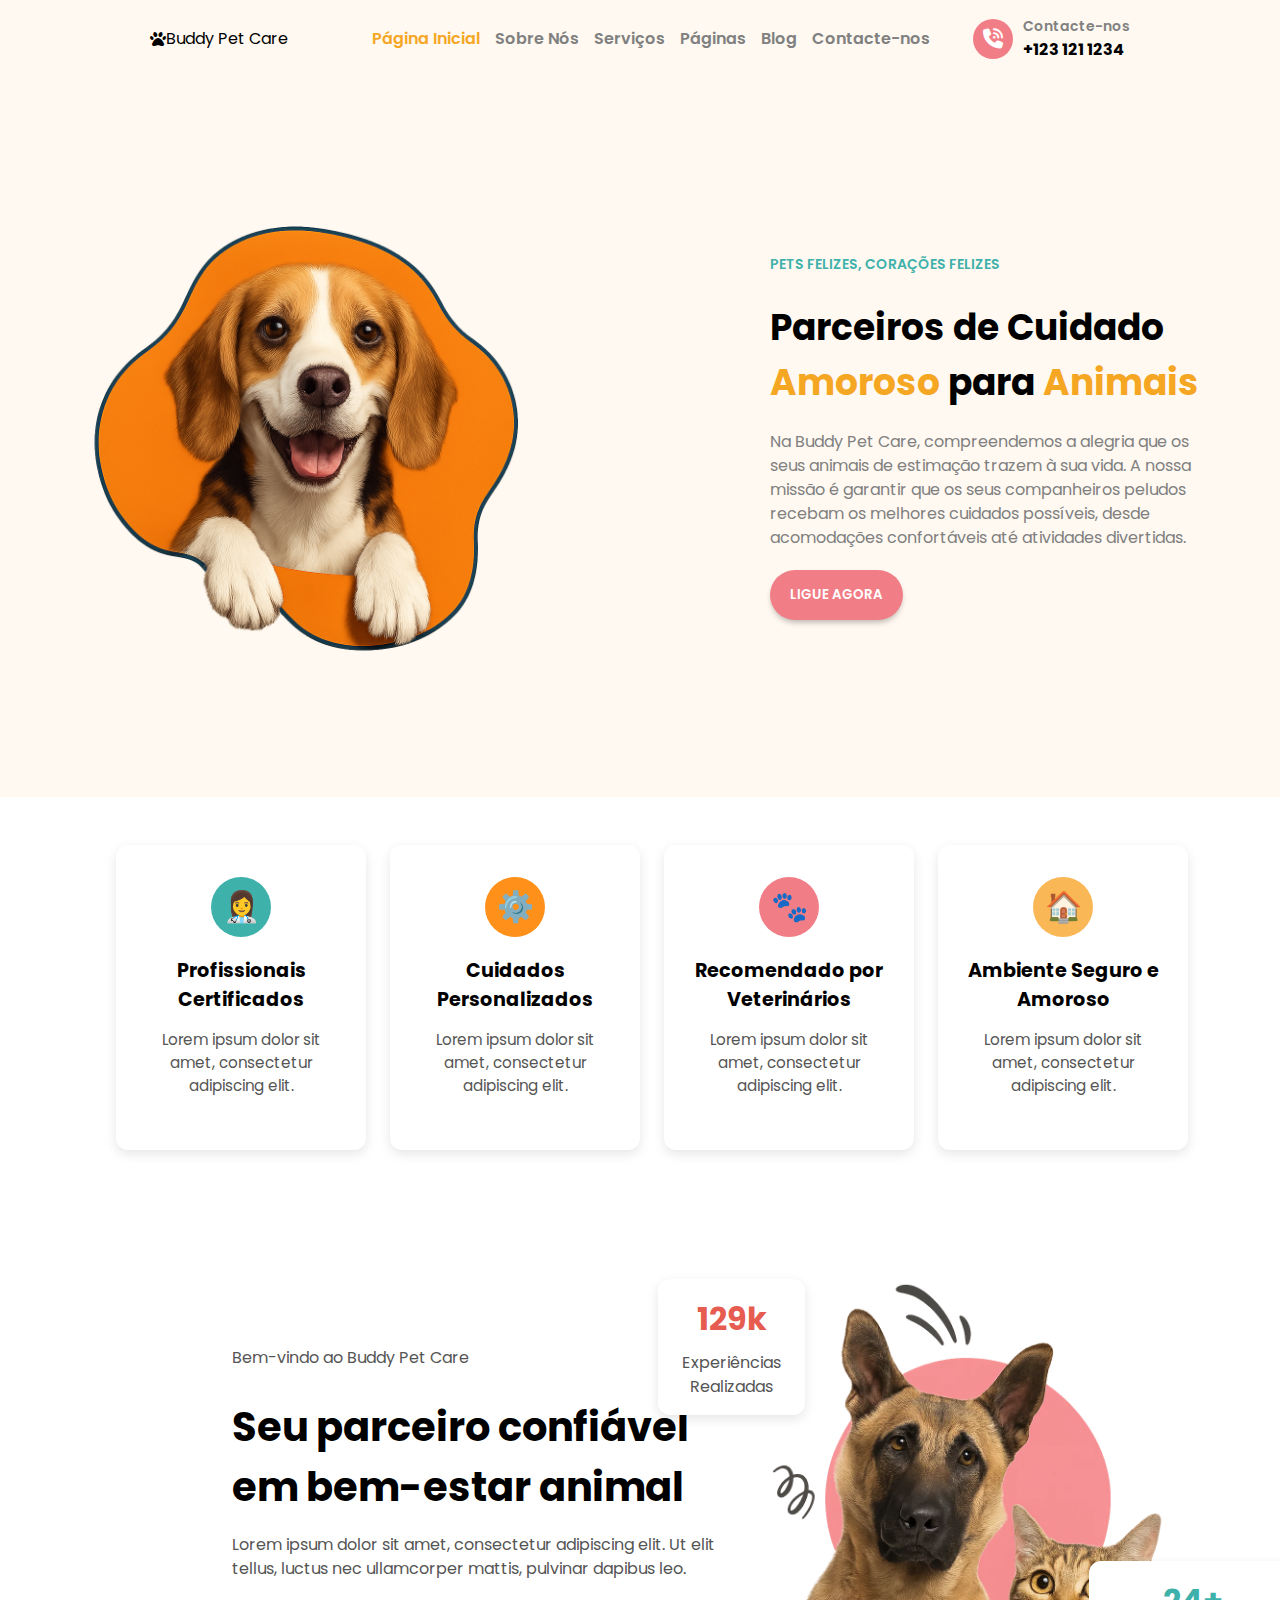
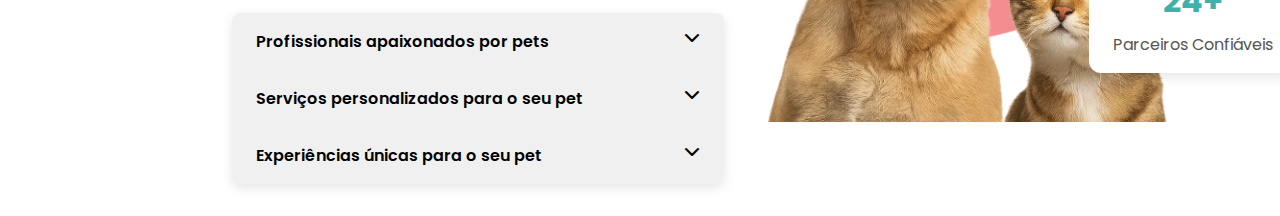
<file: PetShop.html>
<!DOCTYPE html>
<html lang="pt">
<head>
  <meta charset="UTF-8" />
  <meta name="viewport" content="width=device-width, initial-scale=1.0"/>
  <title>Buddy Pet Care</title>
  <!-- Google Font -->
  <link href="https://fonts.googleapis.com/css2?family=Poppins:wght@400;600;700&display=swap" rel="stylesheet">
  <!-- Font Awesome -->
  <link rel="stylesheet" href="https://cdnjs.cloudflare.com/ajax/libs/font-awesome/6.7.2/css/all.min.css">
  <link rel="stylesheet" href="styles.css" />
</head>
<body>
  
  <header class="navbar">
    <!-- Logótipo à esquerda -->
    <div class="navbar__logo">
      <i class="fa-solid fa-paw logo__icon"></i>
      <div class="logo__text">
        <span class="logo__title">Buddy</span>
        <span class="logo__subtitle">Pet Care</span>
      </div>
    </div>

    <!-- Menu de navegação -->
    <nav class="navbar__nav">
      <ul class="nav__list">
        <li class="nav__item"><a href="#" class="active">Página Inicial</a></li>
        <li class="nav__item"><a href="#">Sobre Nós</a></li>
        <li class="nav__item"><a href="#">Serviços</a></li>
        <li class="nav__item"><a href="#">Páginas</a></li>
        <li class="nav__item"><a href="#">Blog</a></li>
        <li class="nav__item"><a href="#">Contacte-nos</a></li>
      </ul>
    </nav>

    <!-- Secção de contactação à direita -->
    <div class="navbar__contact">
      <div class="contact__icon contact__icon--circle">
        <i class="fa-solid fa-phone-volume"></i>
      </div>
      <div class="contact__text">
        <span>Contacte-nos</span>
        <strong>+123 121 1234</strong>
      </div>
    </div>
  </header>

  <section class="hero">
    <div class="hero_image">
      <img src="dog.png" alt="Animais de estimação felizes" />
      <span class="play-button"></span>
    </div>
    <div class="hero_content">
      <div class="subtitle">Pets Felizes, Corações Felizes</div>
      <h1>Parceiros de Cuidado <span>Amoroso</span> para <span>Animais</span></h1>
      <p>Na Buddy Pet Care, compreendemos a alegria que os seus animais de estimação trazem à sua vida. A nossa missão é garantir que os seus companheiros peludos recebam os melhores cuidados possíveis, desde acomodações confortáveis até atividades divertidas.</p>
      <button class="btn">Ligue Agora</button>
    </div>
  </section>


  <section class="features">
  <div class="feature-line"></div>
  <div class="feature-box">
    <div class="feature-icon1">👩‍⚕️</div>
    <h3>Profissionais Certificados</h3>
    <p>Lorem ipsum dolor sit amet, consectetur adipiscing elit.</p>
  </div>
  <div class="feature-box">
    <div class="feature-icon2">⚙️</div>
    <h3>Cuidados Personalizados</h3>
    <p>Lorem ipsum dolor sit amet, consectetur adipiscing elit.</p>
  </div>
  <div class="feature-box">
    <div class="feature-icon3">🐾</div>
    <h3>Recomendado por Veterinários</h3>
    <p>Lorem ipsum dolor sit amet, consectetur adipiscing elit.</p>
  </div>
  <div class="feature-box">
    <div class="feature-icon4">🏠</div>
    <h3>Ambiente Seguro e Amoroso</h3>
    <p>Lorem ipsum dolor sit amet, consectetur adipiscing elit.</p>
  </div>
</section>
<div class="main-content">
  <section class="intro">
    <p>Bem-vindo ao Buddy Pet Care</p>
    <h1>Seu parceiro confiável em bem-estar animal</h1>
    <p>Lorem ipsum dolor sit amet, consectetur adipiscing elit. Ut elit tellus, luctus nec ullamcorper mattis, pulvinar dapibus leo.</p>
    
    <div class="accordion">
      <div class="accordion-item">
        <div class="accordion-header">Profissionais apaixonados por pets</div>
        <div class="accordion-content">Texto descritivo sobre os profissionais.</div>
      </div>
      <div class="accordion-item">
        <div class="accordion-header">Serviços personalizados para o seu pet</div>
        <div class="accordion-content">Texto descritivo sobre os serviços.</div>
      </div>
      <div class="accordion-item">
        <div class="accordion-header">Experiências únicas para o seu pet</div>
        <div class="accordion-content">Texto descritivo sobre as experiências.</div>
      </div>
    </div>
  </section>

  <section class="stats">
    <img src="dogCat.png" alt="Cachorro e gato">
    
    <div class="stat-box stat-1">
      <h2>129k</h2>
      <p>Experiências Realizadas</p>
    </div>
    
    <div class="stat-box stat-2">
      <h2>24+</h2>
      <p>Parceiros Confiáveis</p>
    </div>
  </section>
</div>


<script src="main.js"></script>
</body>
</html>
</file>
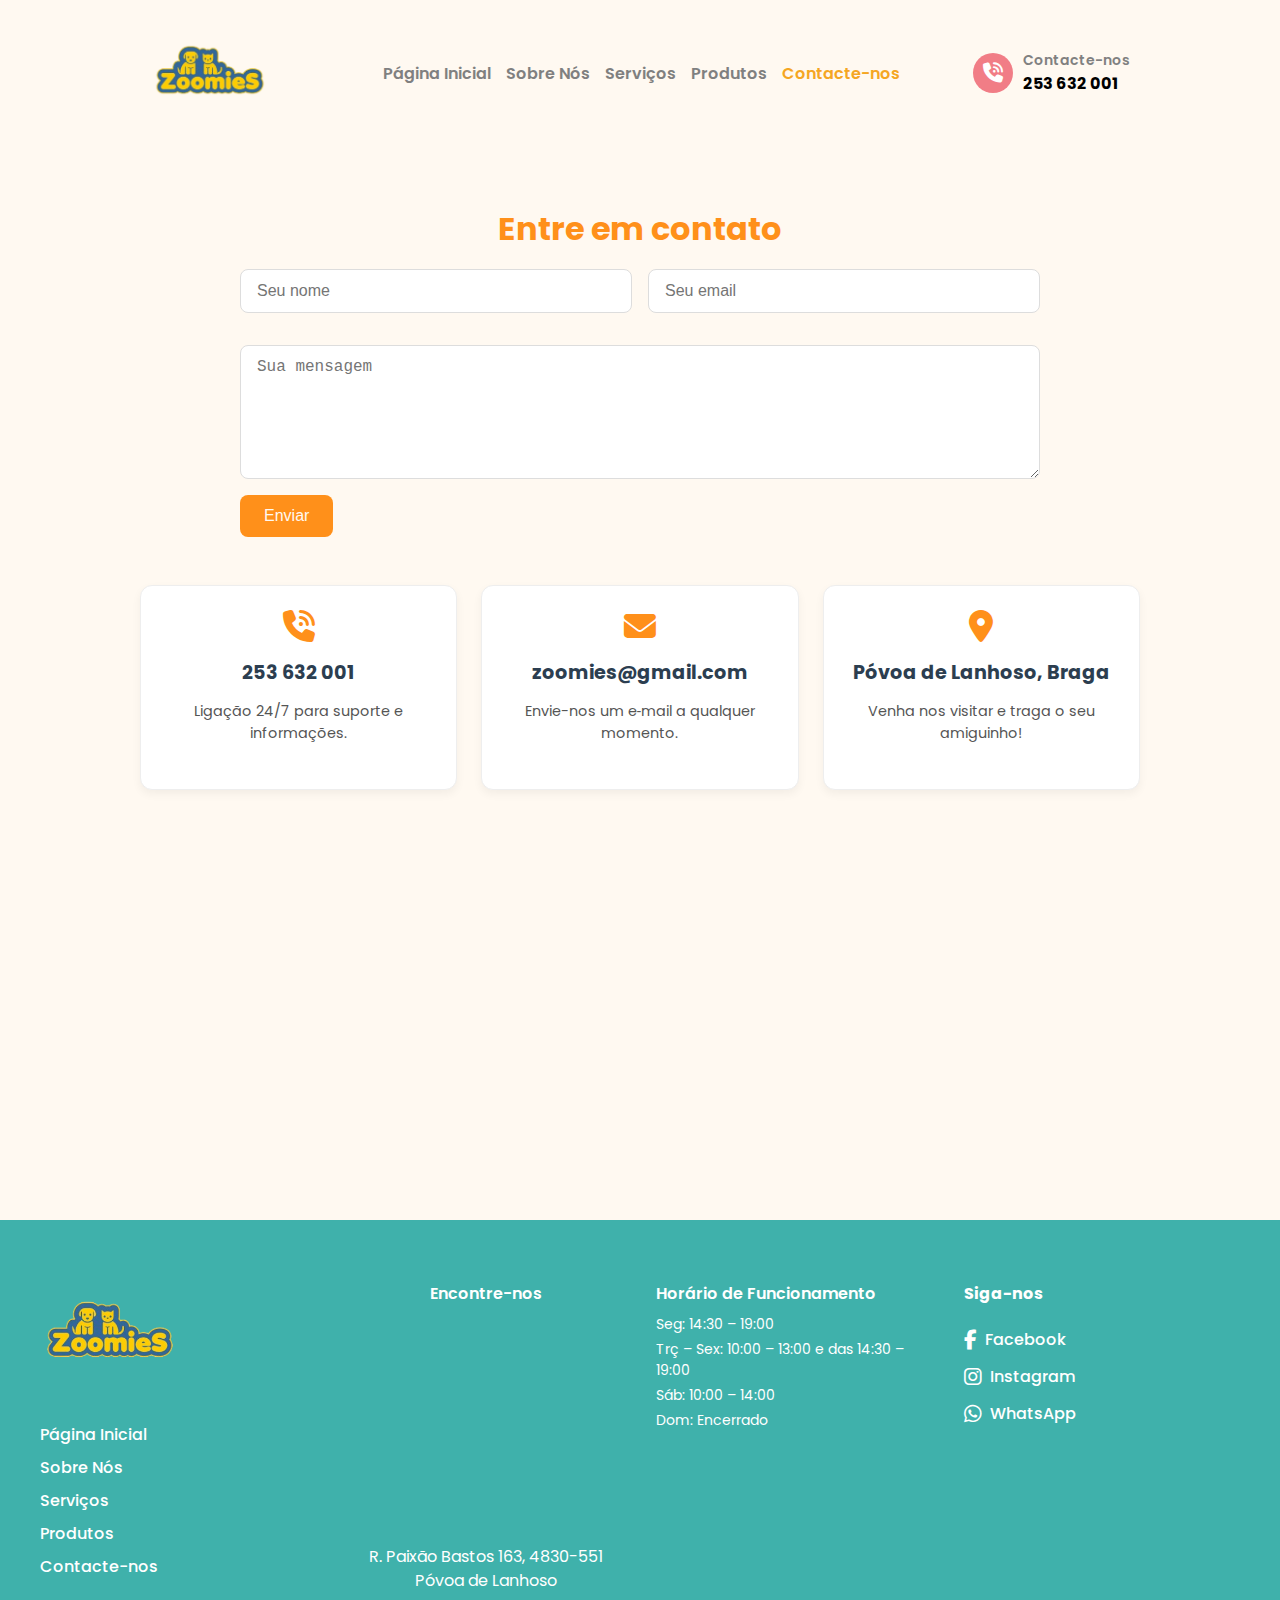
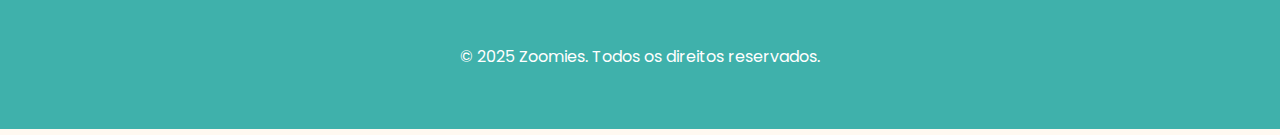
<file: Pages/ContactPage.html>
<!DOCTYPE html>
<html lang="pt">
<head>
  <meta charset="UTF-8" />
  <meta name="viewport" content="width=device-width, initial-scale=1.0"/>
  <title>Zoomies</title>
  <link rel="icon" type="image/png" href="../images/logo.png" />
  <link href="https://fonts.googleapis.com/css2?family=Poppins:wght@400;600;700&display=swap" rel="stylesheet">
  <link rel="stylesheet" href="https://cdnjs.cloudflare.com/ajax/libs/font-awesome/6.7.2/css/all.min.css">
  <link rel="stylesheet" href="../styles.css" />
  <link rel="stylesheet" href="../Contact.css">
</head>
<body>
<header class="navbar">
      <div class="navbar__logo">
    <a href="../index.html"> <!-- Substitua "index.html" pelo caminho da sua página principal -->
      <img src="../images/logo.png" alt="Logo" class="logo__image">
    </a>
  </div>
    <div class="menu-toggle">
      <i class="fa-solid fa-bars"></i>
    </div>
    <div class="navbar__menu">
      <nav class="navbar__nav">
        <ul class="nav__list">
          <li class="nav__item"><a href="../index.html">Página Inicial</a></li>
          <li class="nav__item"><a href="../index.html#sobre-nos">Sobre Nós</a></li>
          <li class="nav__item"><a href="../index.html#Serviços">Serviços</a></li>
          <li class="nav__item"><a href="ShopPage.html">Produtos</a></li>
          <li class="nav__item"><a href="ContactPage.html" class="active">Contacte-nos</a></li>
        </ul>
      </nav>
      <a href="tel:253632001" class="navbar__contact">
        <div class="contact__icon contact__icon--circle">
          <i class="fa-solid fa-phone-volume"></i>
        </div>
        <div class="contact__text">
          <span>Contacte-nos</span>
          <strong>253 632 001</strong>
        </div>
      </a>
    </div>
</header>


<main class="contact-page">

  <!-- Seção de Formulário + Newsletter -->
  <section class="contact-top">
    <!-- Formulário -->
    <div class="contact-form">
      <h2>Entre em contato</h2>
      <form action="https://formsubmit.co/zoomies@gmail.com" method="POST">
        <div class="input-group">
          <input type="text" name="name" placeholder="Seu nome" required>
          <input type="email" name="email" placeholder="Seu email" required>
        </div>
        <textarea name="message" placeholder="Sua mensagem" rows="6" required></textarea>

        <!-- Anti-spam e redirecionamento -->
        <input type="hidden" name="_captcha" value="false">
        <input type="hidden" name="_next" value="https://seusite.github.io/obrigado.html">

        <button type="submit" class="btn-submit">Enviar</button>
      </form>
    </div>
  </section>

  <!-- Seção de 3 retângulos de informação -->
  <section class="contact-info-cards">
    <div class="info-card">
      <i class="fa-solid fa-phone-volume"></i>
      <h4>253 632 001</h4>
      <p>Ligação 24/7 para suporte e informações.</p>
    </div>
    <div class="info-card">
      <i class="fa-solid fa-envelope"></i>
      <h4>zoomies@gmail.com</h4>
      <p>Envie-nos um e‑mail a qualquer momento.</p>
    </div>
    <div class="info-card">
      <i class="fa-solid fa-location-dot"></i>
      <h4>Póvoa de Lanhoso, Braga</h4>
      <p>Venha nos visitar e traga o seu amiguinho!</p>
    </div>
  </section>

  <!-- Seção do Mapa -->
  <section class="contact-map">
    <iframe
      src="https://www.google.com/maps/embed?pb=!1m18!1m12!1m3!1d2984.4499970315196!2d-8.277715925020964!3d41.58114678395605!2m3!1f0!2f0!3f0!3m2!1i1024!2i768!4f13.1!3m3!1m2!1s0xd24e3a733e90e43%3A0xd9cf2f3a25b5b8da!2sZoomies%20Loja%20Animal!5e0!3m2!1spt-PT!2spt!4v1751622705786!5m2!1spt-PT!2spt"
      frameborder="0" style="border:0;" allowfullscreen="" loading="lazy"
      referrerpolicy="no-referrer-when-downgrade"></iframe>
  </section>

</main>











<footer class="footer">
  <div class="footer__container">
    <div class="footer__col footer__col--links">
      <img src="../images/logo.png" alt="Zoomies Logo" class="footer__logo">
      <ul class="footer__links">
        <li><a href="../index.html">Página Inicial</a></li>
        <li><a href="../index.html#sobre-nos">Sobre Nós</a></li>
        <li><a href="../index.html#Serviços">Serviços</a></li>
        <li><a href="ShopPage.html">Produtos</a></li>
        <li><a href="ContactPage.html">Contacte-nos</a></li>
      </ul>
    </div>
    <div class="footer__col footer__col--map">
      <h4>Encontre-nos</h4>
      <div class="footer__map">
        <iframe src="https://www.google.com/maps/embed?pb=!1m18!1m12!1m3!1d2984.4499970315196!2d-8.277715925020964!3d41.58114678395605!2m3!1f0!2f0!3f0!3m2!1i1024!2i768!4f13.1!3m3!1m2!1s0xd24e3a733e90e43%3A0xd9cf2f3a25b5b8da!2sZoomies%20Loja%20Animal!5e0!3m2!1spt-PT!2spt!4v1751622705786!5m2!1spt-PT!2spt" frameborder="0" allowfullscreen="" loading="lazy" referrerpolicy="no-referrer-when-downgrade"></iframe>
      </div>
      <p>R. Paixão Bastos 163, 4830-551 Póvoa de Lanhoso</p>
    </div>
    <div class="footer__col footer__col--hours">
      <h4>Horário de Funcionamento</h4>
      <p>Seg: 14:30 – 19:00</p>
      <p>Trç – Sex: 10:00 – 13:00 e das 14:30 – 19:00</p>
      <p>Sáb: 10:00 – 14:00</p>
      <p>Dom: Encerrado</p>
    </div>
    <div class="footer__col footer__col--social">
      <h4>Siga-nos</h4>
      <ul class="footer__social-list">
        <li><a href="https://www.facebook.com/zoomieslojaanimal/"><i class="fab fa-facebook-f"></i> Facebook</a></li>
        <li><a href="https://www.instagram.com/zoomieslojaanimal/"><i class="fab fa-instagram"></i> Instagram</a></li>
        <li><a href="#"><i class="fab fa-whatsapp"></i> WhatsApp</a></li>
      </ul>
    </div>
  </div>
  <div class="footer__bottom">
    <p>© 2025 Zoomies. Todos os direitos reservados.</p>
  </div>
</footer>

<script src="../main.js"></script>
<script src="../app.js"></script>
</body>
</html>
</file>
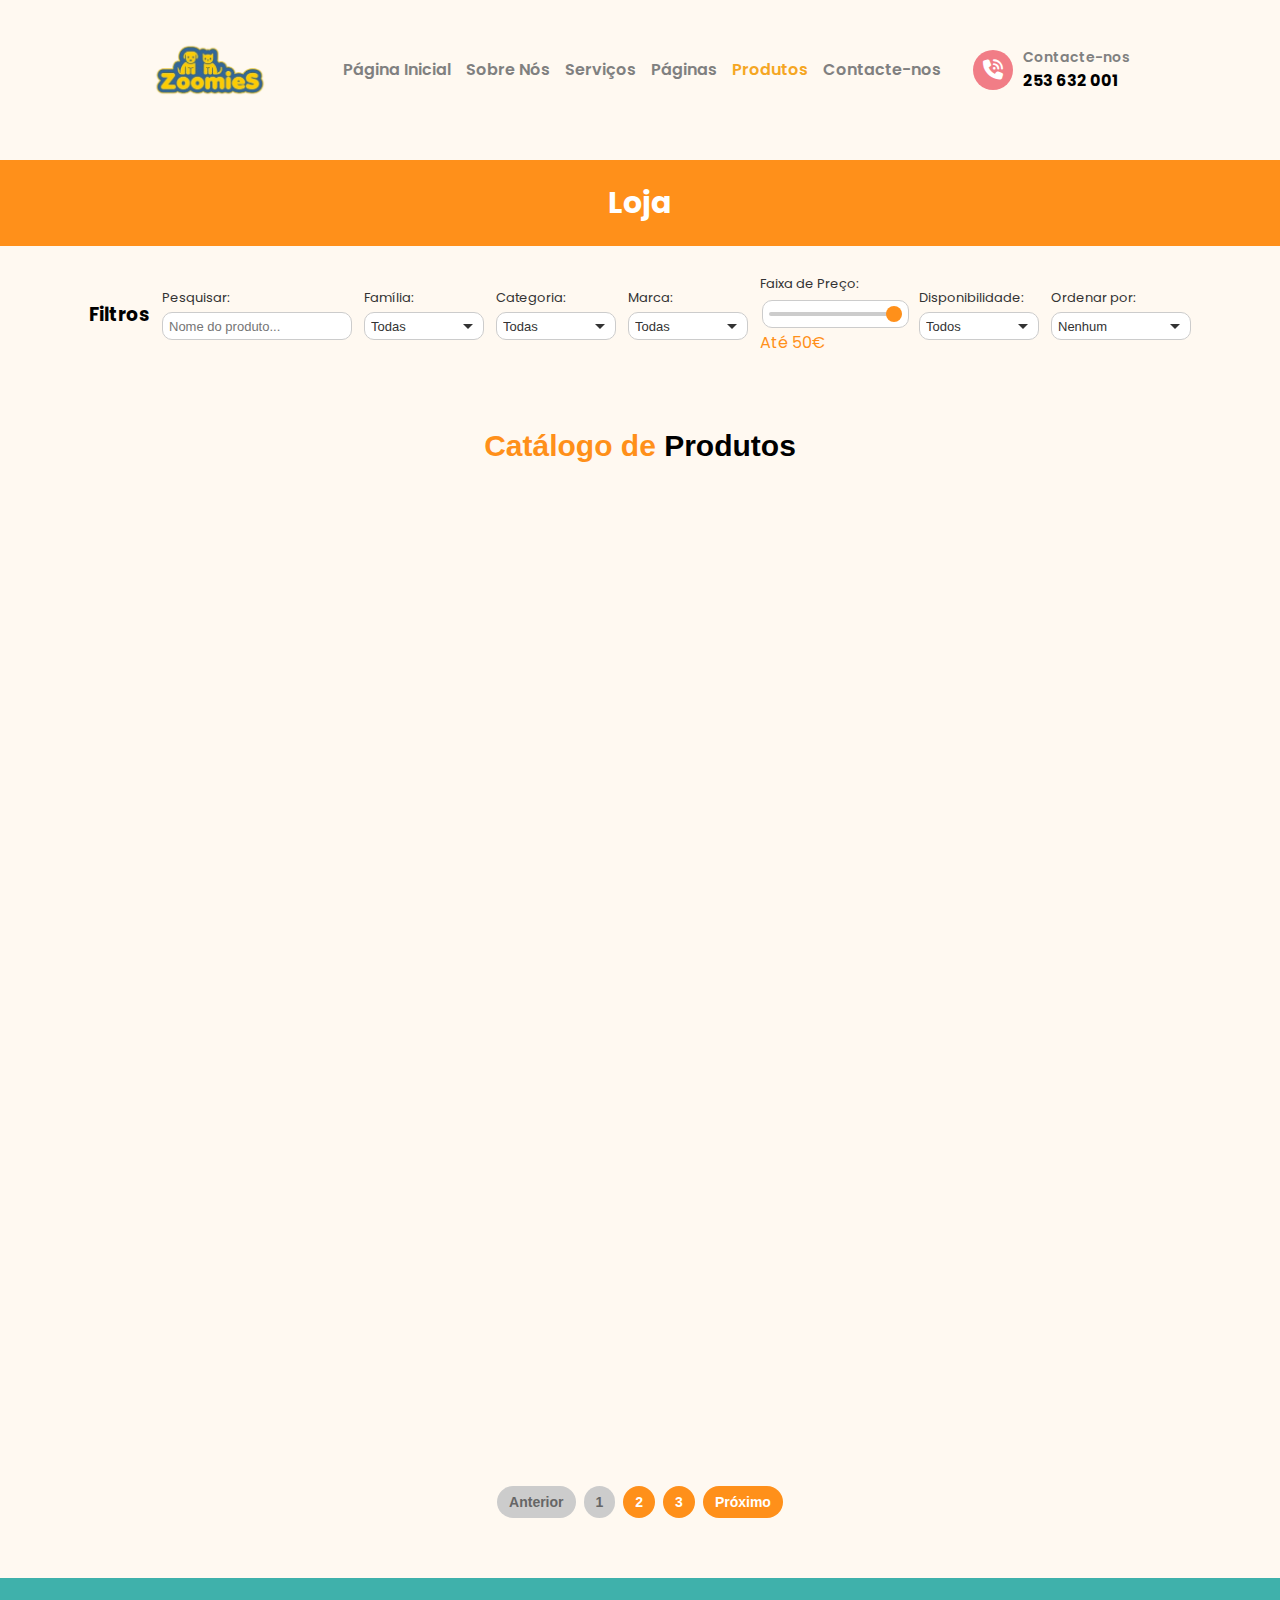
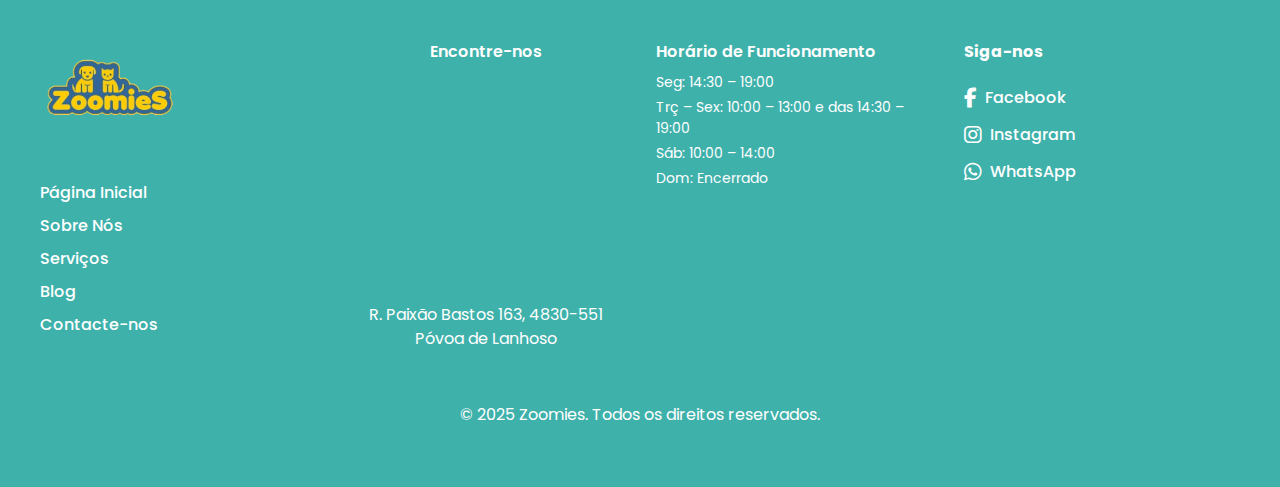
<file: Pages/ShopPage.html>
<!DOCTYPE html>
<html lang="pt">
<head>
  <meta charset="UTF-8" />
  <meta name="viewport" content="width=device-width, initial-scale=1.0"/>
  <title>Zoomies</title>
  <link rel="icon" type="image/png" href="../images/logo.png" />
  <link href="https://fonts.googleapis.com/css2?family=Poppins:wght@400;600;700&display=swap" rel="stylesheet">
  <link rel="stylesheet" href="https://cdnjs.cloudflare.com/ajax/libs/font-awesome/6.7.2/css/all.min.css">
  <link rel="stylesheet" href="../styles.css" />
  <link rel="stylesheet" href="../Shop.css">
</head>
<body>
<header class="navbar">
    <div class="navbar__logo">
        <img src="../images/logo.png" alt="Logo" class="logo__image">
    </div>
    <div class="menu-toggle">
      <i class="fa-solid fa-bars"></i>
    </div>
    <div class="navbar__menu">
      <nav class="navbar__nav">
        <ul class="nav__list">
          <li class="nav__item"><a href="../index.html">Página Inicial</a></li>
          <li class="nav__item"><a href="../index.html">Sobre Nós</a></li>
          <li class="nav__item"><a href="#Serviços">Serviços</a></li>
          <li class="nav__item"><a href="#páginas">Páginas</a></li>
          <li class="nav__item"><a href="../Pages/ShopPage.html" class="active">Produtos</a></li>
          <li class="nav__item"><a href="#contacte-nos">Contacte-nos</a></li>
        </ul>
      </nav>
      <a href="tel:253632001" class="navbar__contact">
        <div class="contact__icon contact__icon--circle">
          <i class="fa-solid fa-phone-volume"></i>
        </div>
        <div class="contact__text">
          <span>Contacte-nos</span>
          <strong>253 632 001</strong>
        </div>
      </a>
    </div>
</header>

<section class="Shop-Title"><h1>Loja</h1></section>

<section class="filters">
  <div class="filter-toggle">
    <i class="fa-solid fa-filter"></i>
  </div>
  <div class="filter-menu">
    <h3>Filtros</h3>
    <div class="filter-group">
      <label for="searchFilter">Pesquisar:</label>
      <input type="text" id="searchFilter" placeholder="Nome do produto...">
    </div>
    <div class="filter-group">
      <label for="familiaFilter">Família:</label>
      <select id="familiaFilter">
        <option value="all">Todas</option>
        <option value="cão">Cão</option>
        <option value="gato">Gato</option>
        <option value="aves">Aves</option>
      </select>
    </div>
    <div class="filter-group">
      <label for="categoriaFilter">Categoria:</label>
      <select id="categoriaFilter">
        <option value="all">Todas</option>
        <option value="racao-cao">Ração Cão</option>
        <option value="racao-gato">Ração Gato</option>
        <option value="brinquedos-cao">Brinquedos Cão</option>
        <option value="brinquedos-gato">Brinquedos Gato</option>
        <option value="suplementos">Suplementos</option>
      </select>
    </div>
    <div class="filter-group">
      <label for="marcaFilter">Marca:</label>
      <select id="marcaFilter">
        <option value="all">Todas</option>
        <option value="DogPlus">DogPlus</option>
        <option value="CatGourmet">CatGourmet</option>
        <option value="BrinquaCão">BrinquaCão</option>
        <option value="MiauToys">MiauToys</option>
        <option value="DogFit">DogFit</option>
        <option value="ConfortPaw">ConfortPaw</option>
        <option value="PetCare">PetCare</option>
        <option value="DentalPlay">DentalPlay</option>
        <option value="SafeWalk">SafeWalk</option>
        <option value="EasyWalk">EasyWalk</option>
        <option value="CatClimb">CatClimb</option>
        <option value="FreshPurr">FreshPurr</option>
        <option value="MiauRelax">MiauRelax</option>
        <option value="BellCat">BellCat</option>
        <option value="CeramiPet">CeramiPet</option>
        <option value="PlayLight">PlayLight</option>
        <option value="WoodPlay">WoodPlay</option>
        <option value="AquaBird">AquaBird</option>
        <option value="SandBath">SandBath</option>
        <option value="PerchLife">PerchLife</option>
      </select>
    </div>
    <div class="filter-group">
      <label>Faixa de Preço:</label>
      <input type="range" id="priceFilter" min="0" max="50" value="50">
      <span id="priceValue">Até 50€</span>
    </div>
    <div class="filter-group">
      <label for="stockFilter">Disponibilidade:</label>
      <select id="stockFilter">
        <option value="all">Todos</option>
        <option value="in-stock">Em Estoque</option>
      </select>
    </div>
  </div>
  <div class="filter-group sort-group">
    <label for="sortFilter">Ordenar por:</label>
    <select id="sortFilter">
      <option value="none">Nenhum</option>
      <option value="price-asc">Preço (Crescente)</option>
      <option value="price-desc">Preço (Decrescente)</option>
      <option value="name-asc">Nome (A-Z)</option>
    </select>
  </div>
</section>

<section class="Shop-Products">
  <h2>Catálogo de <span class="highlight">Produtos</span></h2>
  <div class="Shop-Products-Items"></div>
</section>

<footer class="footer">
  <div class="footer__container">
    <div class="footer__col footer__col--links">
      <img src="../images/logo.png" alt="Zoomies Logo" class="footer__logo">
      <ul class="footer__links">
        <li><a href="#">Página Inicial</a></li>
        <li><a href="#sobre-nos">Sobre Nós</a></li>
        <li><a href="#servicos">Serviços</a></li>
        <li><a href="#blog">Blog</a></li>
        <li><a href="#contactos">Contacte-nos</a></li>
      </ul>
    </div>
    <div class="footer__col footer__col--map">
      <h4>Encontre-nos</h4>
      <div class="footer__map">
        <iframe src="https://www.google.com/maps/embed?pb=!1m18!1m12!1m3!1d2984.4499970315196!2d-8.277715925020964!3d41.58114678395605!2m3!1f0!2f0!3f0!3m2!1i1024!2i768!4f13.1!3m3!1m2!1s0xd24e3a733e90e43%3A0xd9cf2f3a25b5b8da!2sZoomies%20Loja%20Animal!5e0!3m2!1spt-PT!2spt!4v1751622705786!5m2!1spt-PT!2spt" frameborder="0" allowfullscreen="" loading="lazy" referrerpolicy="no-referrer-when-downgrade"></iframe>
      </div>
      <p>R. Paixão Bastos 163, 4830-551 Póvoa de Lanhoso</p>
    </div>
    <div class="footer__col footer__col--hours">
      <h4>Horário de Funcionamento</h4>
      <p>Seg: 14:30 – 19:00</p>
      <p>Trç – Sex: 10:00 – 13:00 e das 14:30 – 19:00</p>
      <p>Sáb: 10:00 – 14:00</p>
      <p>Dom: Encerrado</p>
    </div>
    <div class="footer__col footer__col--social">
      <h4>Siga-nos</h4>
      <ul class="footer__social-list">
        <li><a href="https://www.facebook.com/zoomieslojaanimal/"><i class="fab fa-facebook-f"></i> Facebook</a></li>
        <li><a href="https://www.instagram.com/zoomieslojaanimal/"><i class="fab fa-instagram"></i> Instagram</a></li>
        <li><a href="#"><i class="fab fa-whatsapp"></i> WhatsApp</a></li>
      </ul>
    </div>
  </div>
  <div class="footer__bottom">
    <p>© 2025 Zoomies. Todos os direitos reservados.</p>
  </div>
</footer>

<script src="../main.js"></script>
<script src="../app.js"></script>
</body>
</html>
</file>
<file: styles.css>
@import url('https://fonts.googleapis.com/css2?family=Poppins:ital,wght@0,100;0,200;0,300;0,400;0,500;0,600;0,700;0,800;0,900;1,100;1,200;1,300;1,400;1,500;1,600;1,700;1,800;1,900&display=swap');

* {
  box-sizing: border-box;
}

body {
  font-family: 'Poppins', sans-serif;
  background-color: #fff9f1;
  margin: 0;
  padding: 0;
}

img {
  max-width: 100%;
  height: auto;
}

.navbar {
  background-color: #fff9f1;
  display: flex;
  justify-content: space-between;
  align-items: center;
  padding: 10px 10px; /* Reduzi o padding lateral */
    max-width: 1000px; /* Reduzi o max-width para aproximar mais do centro */
    margin: 0 auto;
}

.navbar__logo {
  display: flex;
  align-items: center;
}

.logo__image {
  width: 120px;
  height: auto;
}

.navbar__menu {
  display: flex;
  justify-content: space-between;
  align-items: center;
  flex: 1;
  margin: 0 auto;
}

.navbar__nav {
  flex: 1;
  display: flex;
  justify-content: center;
}

.nav__list {
  display: flex;
  list-style: none;
  gap: 15px; /* Reduzi o gap entre os itens */
}

.nav__item a {
  color: gray;
  font-weight: 600;
  text-decoration: none;
  font-size: 16px;
}

.nav__item a.active {
  color: #F5A623;
}

.navbar__contact {
  display: flex;
  align-items: center;
  text-decoration: none;
}

.contact__icon--circle {
  background-color: #f17d86;
  border-radius: 50%;
  padding: 10px;
  display: flex;
  align-items: center;
  justify-content: center;
  margin-right: 10px;
}

.contact__icon--circle i {
  color: white;
  font-size: 20px;
}

.contact__text {
  display: flex;
  flex-direction: column;
}

.contact__text span {
  color: gray;
  font-weight: 600;
  font-size: 14px;
}

.contact__text strong {
  color: black;
  font-size: 16px;
}

.hero {
  display: flex;
  justify-content: space-between;
  align-items: center;
  padding: 50px 20px; /* Reduzi o padding lateral */
  background-color: #fff9f1;
  min-height: 80vh;
  max-width: 1200px; /* Reduzi o max-width para centralizar mais */
  margin: 0 auto;
}

.hero_image {
  position: relative;
}

.hero_image img {
  width: 100%;
  max-width: 500px; /* Reduzi o max-width da imagem */
  height: auto;
}

.hero_content {
  max-width: 450px; /* Reduzi o max-width do conteúdo */
}

.subtitle {
  font-family: "Poppins", sans-serif;
  color: #3fb1ab;
  text-transform: uppercase;
  font-size: 14px;
  margin-bottom: 10px;
  font-weight: 600;
}

h1 {
  font-size: 36px;
  font-weight: bold;
  color: black;
  margin-bottom: 20px;
}

h1 span {
  color: #F5A623;
}

p {
  color: gray;
  font-size: 16px;
  line-height: 1.5;
  margin-bottom: 20px;
}

.btn { padding: 30px;
  text-decoration: none;
  background-color: #f17d86;
  font-weight: 600;
  font-family: 'Poppins', sans-serif;
  box-shadow: 0 4px 6px -2px rgba(0, 0, 0, 0.3);
  color: white;
  padding: 10px 20px;
  border-radius: 35px;
  text-transform: uppercase;
  border: none;
  cursor: pointer;
  height: 50px;
}

.btn:hover {
  background-color: #E65C50;
}

.menu-toggle {
  display: none;
  font-size: 24px;
  cursor: pointer;
  color: #F5A623;
}

.features {
  width: 100%;
  display: flex;
  justify-content: center;
  flex-wrap: wrap;
  gap: 1.5rem;
  padding: 3rem 1rem;
  background: #ffffff;
}

.feature-box {
  background: #fff;
  border-radius: 12px;
  box-shadow: 0 4px 12px rgba(0,0,0,0.1);
  padding: 2rem 1.5rem;
  flex: 1 1 220px;
  max-width: 250px;
  text-align: center;
  transition: transform 0.3s ease;
}

.feature-box:hover {
  transform: translateY(-5px);
}

.feature-icon1 {
  width: 60px;
  height: 60px;
  background-color: #3fb1ab;
  border-radius: 50%;
  display: flex;
  margin: 0 auto;
  align-items: center;
  justify-content: center;
  font-size: 30px;
  margin-bottom: 10px;
}

.feature-icon2 {
  width: 60px;
  height: 60px;
  background-color: #ff901a;
  border-radius: 50%;
  display: flex;
  margin: 0 auto;
  align-items: center;
  justify-content: center;
  font-size: 30px;
  margin-bottom: 10px;
}

.feature-icon3 {
  width: 60px;
  height: 60px;
  background-color: #f17d86;
  border-radius: 50%;
  display: flex;
  margin: 0 auto;
  align-items: center;
  justify-content: center;
  font-size: 30px;
  margin-bottom: 10px;
}

.feature-icon4 {
  width: 60px;
  height: 60px;
  background-color: #fab756;
  border-radius: 50%;
  display: flex;
  margin: 0 auto;
  align-items: center;
  justify-content: center;
  font-size: 30px;
  margin-bottom: 10px;
}

.feature-box h3 {
  font-size: 1.2rem;
  margin-bottom: 0.5rem;
}

.feature-box p {
  font-size: 0.95rem;
  color: #555;
}

.main-content {
  width: 100%;
  background-color: #ffffff;
  display: flex;
  align-items: flex-start;
  justify-content: space-between;
  gap: 2rem;
  padding: 2rem;
}

.intro {
  margin-top: 100px;
  margin-left: 200px;
  flex: 1;
  text-align: left;
  max-width: 600px;
}

.intro h1 {
  font-size: 2.5rem;
  margin-bottom: 1rem;
}

.intro p {
  font-size: 1rem;
  color: #555;
}

#p-top {
  color: #3fb1ab;
  font-weight: 600;
}

.accordion {
  margin-top: 2rem;
  border-radius: 8px;
  overflow: hidden;
  box-shadow: 0 4px 12px rgba(0,0,0,0.1);
}

.accordion-item1 {
  border-top: 3px solid #3fb1ab;
}

.accordion-item2 {
  border-top: 3px solid #e8ba5d;
}

.accordion-item3 {
  border-top: 3px solid #E65C50;
}

.accordion-header {
  background: #f0f0f0;
  padding: 1rem 1.5rem;
  cursor: pointer;
  font-weight: 600;
  position: relative;
}

.accordion-header::after {
  content: "\f078";
  font-family: "Font Awesome 6 Free";
  font-weight: 900;
  position: absolute;
  right: 1.5rem;
  transition: transform 0.3s;
}

.accordion-header.active::after {
  transform: rotate(180deg);
}

.accordion-content {
  display: none;
  padding: 1rem 1.5rem;
  background: #fff;
  color: #555;
  font-size: 0.95rem;
}

.stats {
  flex: 1;
  margin-bottom: 100px;
  margin: 0 auto;
  position: relative;
  max-width: 600px;
}

.stats img {
  width: 100%;
  display: block;
  border-radius: 12px;
}

.stat-box {
  position: absolute;
  background: #fff;
  padding: 1rem 1.5rem;
  border-radius: 12px;
  box-shadow: 0 4px 12px rgba(0,0,0,0.1);
  text-align: center;
  min-width: 140px;
}

.stat-box h2 {
  margin: 0;
  font-size: 2rem;
}

.stat-box p {
  margin: 0.5rem 0 0;
  font-size: 1rem;
  color: #555;
}

.stat-1 {
  top: 10%;
  right: 90%;
  color: #E65C50;
}

.stat-2 {
  bottom: 10%;
  right: -10%;
  color: #3fb1ab;
}

.BookService {
  background-color: #3fb1ab;
  width: 100%;
  height: auto;
  padding: 1rem 2rem;
  display: flex;
  align-items: center;
  justify-content: space-between;
}

.img-bookservice {
  width: 500px;
  margin: auto;
}

.bookservice-text {
  width: 40%;
  margin: auto;
}

#bookservice-p {
  color: #e8ba5d;
}

.bookservice-text p {
  color: #ffffff;
}

.bookservice-text h1 {
  color: #ffffff;
}

.PetCareServices {
  width: 100%;
  padding: 20px;
  margin-bottom: 40px;
}

.PetCareServices p {
  color: #3fb1ab;
  display: flex;
  justify-content: center;
  align-items: center;
}

.PetCareServices h1 {
  color: #000;
  display: flex;
  justify-content: center;
  align-items: center;
  margin-bottom: 20px;
}

.services-container {
  display: grid;
  grid-template-columns: 1fr auto 1fr;
  grid-template-rows: auto auto;
  grid-template-areas:
    "top-left img top-right"
    "bottom-left img bottom-right";
  gap: 20px;
  align-items: center;
  justify-items: center;
}

.card {
  width: 300px;
  border-radius: 8px;
  padding: 20px;
  display: flex;
  align-items: center;
}

.card.top-left {
  grid-area: top-left;
}

.card.top-right {
  grid-area: top-right;
}

.card.bottom-left {
  grid-area: bottom-left;
}

.card.bottom-right {
  grid-area: bottom-right;
}

.number1,
.number2,
.number3,
.number4 {
  font-size: 72px;
  font-weight: bold;
  margin-right: 20px;
}

.number1 {
  color: #3fb1ab;
}

.number2 {
  color: #ff901a;
}

.number3 {
  color: #f17d86;
}

.number4 {
  color: #fab756;
}

.text-content h2 {
  font-size: 24px;
  font-weight: bold;
  margin: 0 0 10px;
}

.text-content p {
  font-size: 16px;
  color: #666;
  line-height: 1.5;
  margin: 0;
}

.center-image {
  grid-area: img;
  width: 600px;
  height: auto;
}

.footer {
  background-color: #3fb1ab;
  color: #fff;
  padding: 40px 20px;
  font-family: 'Poppins', sans-serif;
}

.footer__container {
  max-width: 1200px;
  margin: 0 auto;
  display: flex;
  flex-wrap: wrap;
  gap: 2rem;
  justify-content: space-between;
}

.footer__col {
  flex: 1 1 220px;
}

.footer__logo {
  width: 140px;
  margin-bottom: 1rem;
}

.footer__links {
  list-style: none;
  padding: 0;
  margin: 0;
}

.footer__links li {
  margin-bottom: 0.5rem;
}

.footer__links a {
  color: #fff;
  text-decoration: none;
  font-weight: 500;
}

.footer__links a:hover {
  text-decoration: underline;
}

.footer__map {
  position: relative;
  padding-bottom: 75%;
  height: 0;
  overflow: hidden;
}

.footer__map iframe {
  position: absolute;
  top: 0;
  left: 0;
  width: 100%;
  height: 100%;
  border: 0;
}

.footer__col--map h4 {
  margin-bottom: 1rem;
  font-size: 16px;
  font-weight: 600;
  text-align: center;
}

.footer__col--map p {
  display: flex;
  align-items: center;
  text-align: center;
  color: #fff;
}

.footer__col--hours h4 {
  margin-bottom: 0.5rem;
  font-size: 16px;
  font-weight: 600;
}

.footer__col--hours p {
  color: #fff;
  margin: 0.25rem 0;
  font-size: 14px;
}

.footer__social-list {
  list-style: none;
  padding: 0;
  margin: 0;
}

.footer__social-list li {
  margin-bottom: 0.75rem;
}

.footer__social-list a {
  color: #fff;
  text-decoration: none;
  font-weight: 500;
  display: flex;
  align-items: center;
}

.footer__social-list a i {
  margin-right: 0.5rem;
  font-size: 20px;
}

.footer__social-list a:hover {
  text-decoration: underline;
}

.footer__bottom {
  text-align: center;
  margin-top: 2rem;
  font-size: 14px;
}

.footer__bottom p {
  color: #fff;
}

/* Media Queries ajustadas */
@media (max-width: 1024px) {
  .navbar {
    padding: 15px;
  }

  .navbar__menu {
    display: none;
    position: absolute;
    top: 60px;
    left: 0;
    width: 100%;
    background-color: #fff9f1;
    flex-direction: column;
    align-items: center;
    padding: 20px 0;
    z-index: 1000;
    opacity: 0;
    transform: translateY(-20px);
    transition: opacity 0.3s ease, transform 0.3s ease;
  }

  .navbar__menu--open {
    display: flex;
    opacity: 1;
    transform: translateY(0);
  }

  .nav__list {
    flex-direction: column;
    gap: 15px;
    padding: 0;
  }

  .navbar__contact {
    margin-top: 20px;
  }

  .menu-toggle {
    display: block;
  }

  .hero {
    flex-direction: column;
    padding: 30px;
    min-height: auto;
  }

  .hero_image img {
    max-width: 400px;
  }

  .hero_content {
    max-width: 100%;
    text-align: center;
  }

  .features {
    padding: 2rem;
    gap: 1rem;
  }

  .feature-box {
    flex: 1 1 45%;
    max-width: 45%;
  }

  .main-content {
    padding: 1.5rem;
  }

  .intro {
    margin-left: 50px;
    margin-top: 50px;
  }

  .stats {
    margin-right: 50px;
  }

  .BookService {
    padding: 1rem;
  }

  .img-bookservice {
    width: 400px;
  }

  .bookservice-text {
    width: 50%;
  }

  .services-container {
    grid-template-columns: 1fr 1fr;
    grid-template-areas:
      "top-left top-right"
      "bottom-left bottom-right"
      "img img";
  }

  .center-image {
    width: 100%;
    max-width: 400px;
  }
}

@media (max-width: 768px) {
  .navbar {
    padding: 10px 20px;
  }

  .hero {
    padding: 20px;
  }

  .hero_image img {
    max-width: 100%;
  }

  .features {
    flex-direction: column;
    align-items: center;
    padding: 2rem 1rem;
  }

  .feature-box {
    max-width: 100%;
    margin-bottom: 20px;
  }

  .feature-icon1,
  .feature-icon2,
  .feature-icon3,
  .feature-icon4 {
    margin-left: auto;
    margin-right: auto;
  }

  .main-content {
    flex-direction: column;
    padding: 1rem;
  }

  .intro {
    margin-left: 0;
    margin-top: 0;
    max-width: 100%;
    text-align: center;
  }

  .stats {
    margin-right: 0;
    margin-bottom: 0;
    max-width: 100%;
  }

  .BookService {
    flex-direction: column;
    padding: 1rem;
  }

  .img-bookservice {
    width: 100%;
  }

  .bookservice-text {
    width: 100%;
    text-align: center;
  }

  .services-container {
    display: flex;
    flex-direction: column;
    align-items: center;
  }

  .card,
  .center-image {
    width: 100%;
    max-width: 300px;
  }

  .footer__container {
    flex-direction: column;
    align-items: center;
  }

  .footer__col {
    flex: 1 1 100%;
    text-align: center;
  }

  h1 {
    font-size: 24px;
  }
}

@media (max-width: 480px) {
  .navbar {
    padding: 5px 10px;
  }

  .logo__image {
    width: 80px;
  }

  .hero {
    padding: 10px;
  }

  .features {
    padding: 1rem;
  }

  .feature-box {
    padding: 1rem;
  }

  .intro h1 {
    font-size: 1.8rem;
  }

  .number1,
  .number2,
  .number3,
  .number4 {
    font-size: 48px;
  }
}
</file>
<file: Contact.css>
@import url('https://fonts.googleapis.com/css2?family=Poppins:wght@400;600;700&display=swap');

.contact-page {
  max-width: 1200px;
  margin: 0 auto;
  padding: 2rem 1rem;
  font-family: 'Poppins', sans-serif;
  color: #2c3e50;
  background-color: #fff9f1;
}

/* ===== Formulário principal ===== */
.contact-top {
  max-width: 800px;
  margin: 0 auto 3rem auto;
  display: flex;
  flex-direction: column;
  gap: 1.5rem;
}

.contact-form h2 {
  margin-bottom: 1rem;
  font-size: 2rem;
  color: #ff901a;
  text-align: center;
}

.contact-form form {
  display: flex;
  flex-direction: column;
}

.contact-form .input-group {
  display: flex;
  flex-wrap: wrap;
  gap: 1rem;
  margin-bottom: 1rem;
}

.contact-form input[type="text"],
.contact-form input[type="email"],
.contact-form textarea {
  flex: 1;
  padding: 0.75rem 1rem;
  border: 1px solid #ddd;
  border-radius: 0.5rem;
  font-size: 1rem;
  margin-bottom: 1rem;
  background: #ffffff;
}

.contact-form textarea {
  width: 100%;
  resize: vertical;
  min-height: 120px;
}

.btn-submit {
  align-self: flex-start;
  background-color: #ff901a;
  color: #fff9f1;
  padding: 0.75rem 1.5rem;
  border: none;
  border-radius: 0.5rem;
  font-size: 1rem;
  cursor: pointer;
  transition: background-color .3s ease;
}

.btn-submit:hover {
  background-color: #e67e22;
}

/* ===== Cartões de contato ===== */
.contact-info-cards {
  display: grid;
  grid-template-columns: repeat(auto-fit, minmax(220px, 1fr));
  gap: 1.5rem;
  margin: 0 auto 3rem auto;
  max-width: 1000px;
}

.info-card {
  background: #ffffff;
  padding: 1.5rem;
  border-radius: 0.75rem;
  text-align: center;
  border: 1px solid #eee;
  box-shadow: 0 4px 10px rgba(0,0,0,0.05);
}

.info-card i {
  font-size: 2rem;
  color: #ff901a;
  margin-bottom: 0.5rem;
}

.info-card h4 {
  margin: 0.5rem 0;
  font-size: 1.2rem;
  color: #2c3e50;
}

.info-card p {
  font-size: 0.9rem;
  color: #555;
}

/* ===== Mapa ===== */
.contact-map iframe {
  width: 100%;
  height: 350px;
  border-radius: 0.75rem;
  border: none;
  display: block;
  max-width: 1000px;
  margin: 0 auto;
}

/* ===== Responsivo ===== */
@media (max-width: 768px) {
  .contact-form .input-group {
    flex-direction: column;
  }

  .btn-submit {
    width: 100%;
    text-align: center;
  }
}
</file>
<file: Shop.css>
/* Zoomies Shop Styles */

.Shop-Title {
  width: 100%;
  height: auto;
  background-color: #ff901a;
}

.Shop-Title h1 {
  color: white;
  font-size: 30px;
  justify-content: center;
  align-items: center;
  text-align: center;
  padding: 20px 0;
}

.filters {
  text-decoration: none;
  display: flex;
  align-items: center;
  justify-content: center;
  gap: 12px;
  padding: 8px 12px;
  background: #fff9f1;
  border-bottom: 1px solid #fff9f1;
  overflow-x: auto;
  white-space: nowrap;
}

.filter-toggle {
  /* se quiser mostrar o ícone no desktop, remova o display:none */
  display: none;
}

.filter-menu {
  display: flex;
  align-items: center;
  gap: 12px;
}

.filter-group {
  display: flex;
  flex-direction: column;
  min-width: 120px; /* controla o quanto cada filtro ocupa */
}

.filter-group label {
  font-size: 13px;
  color: #333;
  margin-bottom: 4px;
  white-space: nowrap;
}

.filter-group input[type="text"],
.filter-group select,
.filter-group input[type="range"] {
  width: 100%;
  height: 28px;
  font-size: 13px;
  padding: 4px 6px;
  border: 1px solid #ccc;
  border-radius: 10px;
  box-sizing: border-box;
}

.filter-group span {
  color: #ff901a;
} 

#FaixaPreco {
  margin-top: 30px;
}

.sort-group {
  display: flex;
  flex-direction: column;
  min-width: 140px;
}

/* ———————————————— */
/* Reset de aparência em Safari/iOS */
/* ———————————————— */
input[type="text"],
select,
input[type="range"] {
  -webkit-appearance: none;
  appearance: none;
  background-color: #fff;
  border: 1px solid #ccc;
  border-radius: 10px;
  padding: 4px 6px;
  font-size: 13px;
  color: #333;
  box-sizing: border-box;
}

input:focus,
select:focus {
  outline: none;
  border-color: #ff901a;
  box-shadow: 0 0 0 2px rgba(255, 144, 26, 0.3);
}

/* Custom arrow for select */
select {
  background-image: url("data:image/svg+xml;charset=UTF-8,<svg xmlns='http://www.w3.org/2000/svg' width='10' height='5'><path d='M0 0l5 5 5-5z' fill='%23333'/></svg>");
  background-repeat: no-repeat;
  background-position: right 10px center;
  padding-right: 30px;
}

/* Custom range slider styling for iOS */
input[type="range"]::-webkit-slider-runnable-track {
  height: 4px;
  background: #ccc;
  border-radius: 2px;
}
input[type="range"]::-webkit-slider-thumb {
  -webkit-appearance: none;
  width: 16px;
  height: 16px;
  background: #ff901a;
  border-radius: 50%;
  margin-top: -6px; /* centraliza o thumb */
}

/* Produtos */
.Shop-Products {
  text-align: center;
  padding: 40px 20px;
  font-family: Arial, sans-serif;
  width: 100%;
  height: auto;
}

.Shop-Products h2 {
  font-size: 30px;
  margin-bottom: 30px;
  color: #ff901a;
}

.Shop-Products .highlight {
  color: #000;
  font-weight: bold;
}

.Shop-Products-Items {
  display: grid;
  grid-template-columns: repeat(4, 280px);
  gap: 20px;
  padding: 20px;
  justify-content: center;
}

.product-card {
  width: 280px;
  background-color: #f9f9f9;
  border: 1px solid #eee;
  box-shadow: 0 6px 12px rgba(0, 0, 0, 0.15);
  padding: 20px;
  border-radius: 12px;
  transition: transform 0.3s ease, box-shadow 0.3s ease;
  text-align: center;
  position: relative;
  opacity: 0;
  animation: fadeIn 0.5s ease forwards;
}

.product-card:hover {
  transform: translateY(-5px);
  box-shadow: 0 8px 16px rgba(0, 0, 0, 0.2);
}

@keyframes fadeIn {
  from { opacity: 0; }
  to { opacity: 1; }
}

.img-container {
  position: relative;
  overflow: hidden;
}

.img-container::after {
  content: '';
  position: absolute;
  top: 0;
  left: 0;
  width: 100%;
  height: 100%;
  background-color: rgba(255, 255, 255, 0.1);
  opacity: 0;
  transition: opacity 0.3s ease;
}

.product-card:hover .img-container::after {
  opacity: 1;
}

.product-card img {
  width: 170px;
  height: 200px;
  margin: 0 auto 15px;
  border-radius: 8px;
  object-fit: cover;
  transition: transform 0.3s ease;
}

.product-card:hover .img-container img {
  transform: scale(1.05);
}

.text-section {
  padding: 0 10px;
}

.product-name {
  font-family: 'Arial', sans-serif;
  font-size: 20px;
  font-weight: 700;
  color: #1a1a1a;
  margin: 0 0 10px;
}

.product-description {
  font-family: 'Arial', sans-serif;
  font-size: 14px;
  color: #666;
  margin: 10px 0;
  display: -webkit-box;
  line-clamp: 2;
  -webkit-box-orient: vertical;
  overflow: hidden;
}

.price {
  font-family: 'Arial', sans-serif;
  font-size: 18px;
  font-weight: bold;
  color: #ff901a;
  margin: 0;
}

.product-button {
  background-color: #ff901a;
  font-weight: 700;
  color: white;
  border: none;
  padding: 10px 20px;
  border-radius: 15px;
  cursor: pointer;
  margin-top: 15px;
  transition: background-color 0.3s ease;
}

.product-button:hover {
  background-color: #e68000;
}

.badge {
  position: absolute;
  top: 10px;
  right: 10px;
  padding: 5px 10px;
  border-radius: 5px;
  font-size: 12px;
  color: white;
}

.badge.new {
  background-color: #ff901a;
}

.badge.sale {
  background-color: #d9534f;
}

#pagination {
  display: flex;
  justify-content: center;
  gap: 8px;
  margin: 20px 0;
}

#pagination button {
  background-color: #ff901a;
  color: #fff;
  border: none;
  padding: 8px 12px;
  font-size: 14px;
  font-weight: 600;
  border-radius: 20px;
  cursor: pointer;
  transition: background-color 0.2s, transform 0.2s;
}

#pagination button:hover:not(:disabled) {
  background-color: #e68015;
  transform: translateY(-2px);
}

#pagination button:disabled {
  background-color: #ccc;
  cursor: default;
  transform: none;
  color: #666;
}

/* Estilos do modal */
.modal {
  display: none;
  position: fixed;
  z-index: 1000;
  left: 0;
  top: 0;
  width: 100vw;
  height: 100vh;
  background-color: rgba(0, 0, 0, 0.6);
  justify-content: center;
  align-items: center;
}

.modal-content {
  width: 90%;
  max-width: 400px;      /* largura compacta */
  padding: 20px;         /* espaçamento interno */
  background-color: #fff;
  border-radius: 10px;
  display: flex;
  flex-direction: column;
  align-items: center;
  text-align: center;
  box-shadow: 0 10px 25px rgba(0, 0, 0, 0.2);
  animation: fadeInModal 0.3s ease;
  position: relative;
}

@keyframes fadeInModal {
  from { opacity: 0; transform: translateY(-20px); }
  to   { opacity: 1; transform: translateY(0); }
}

.close-modal {
  position: absolute;
  top: 12px;
  right: 12px;
  font-size: 20px;
  font-weight: bold;
  color: #333;
}

.close-modal:hover {
  color: #e74c3c;
}

#modal-body h2 {
  font-size: 1.5rem;
  margin-bottom: 12px;
  color: #ff901a;
}

#modal-body img {
  width: 100%;
  max-height: auto;
  object-fit: cover;
  border-radius: 8px;
  margin-bottom: 12px;
}

#modal-body p {
  font-size: 0.9rem;
  margin: 6px 0;
  line-height: 1.3;
  width: 100%;
}

#modal-body p strong {
  display: inline-block;
  
  width: 80px;       /* alinha títulos */
  font-style: bold;
  text-align: right;
  margin-right: 8px;
}


/* Media query para telas médias (tablets, até 1024px) */
@media (max-width: 1024px) {
  .Shop-Container {
    display: block; /* Remove o layout flexível */
  }
  .filters {
    width: 100%; /* Filtros ocupam toda a largura */
    border-right: none;
    border-bottom: 1px solid #fff9f1;
    text-decoration: none;
  }
  .Shop-Products {
    width: 100%; /* Produtos ocupam toda a largura */
  }
  .Shop-Products-Items {
    grid-template-columns: repeat(3, 280px); /* Reduz para 3 colunas */
  }
}

/* Media query para telas pequenas (smartphones, até 768px) */
@media (max-width: 768px) {
  .shop-container {
    display: block;
  }
  .filters {
    width: 100%;
    border-right: none;
    border-bottom: 1px solid #fff9f1;
    text-decoration: none;
    display: flex;
    align-items: center;
    justify-content: space-between;
    padding: 40px;
  }
  .filter-toggle {
    display: block; /* Mostrado em telas menores */
    color: #ff901a;
    order: 2; /* Move o ícone para a direita */
    margin-top: 20px;  
    margin-right: 20px;
  }
  .filter-toggle i {
    font-size: 27px;
  }
  .filter-menu {
    display: none; /* Escondido por padrão em telas menores */
    position: absolute;
    top: 60px;
    left: 0;
    width: 100%;
    background-color: #fff9f1;
    padding: 20px;
    box-shadow: 0 4px 8px rgba(0, 0, 0, 0.1);
    z-index: 1000;
  }
  .filter-menu.active {
    display: block; /* Mostrado quando ativo */
  }
  .filter-group {
    display: block; /* Cada grupo de filtro em uma linha */
    margin: 10px 0;
  }
  .sort-group {
    display: block;
    margin: 20px 0;
    order: 1; /* Move o dropdown de ordenação para a esquerda */
  }
  .Shop-Products {
    width: 100%;
  }
  .Shop-Products-Items {
    grid-template-columns: repeat(2, 280px); /* Reduz para 2 colunas */
  }
}


/* Media query para telas muito pequenas (smartphones menores, até 480px) */
@media (max-width: 480px) {
  .shop-container {
    display: block;
  }
  .filters {
    width: 100%;
    border-right: none;
    border-bottom: 1px solid #fff9f1;
    text-decoration: none;

  }
  .filter-group {
    display: block; /* Cada grupo de filtro em uma linha */
    margin: 10px 0;
  }
  .filter-group label {
    display: block;
    margin-bottom: 5px;
  }
  .filter-group input[type="text"],
  .filter-group select,
  .filter-group input[type="range"] {
    width: 100%; /* Inputs ocupam toda a largura */
  }
  .Shop-Products {
    width: 100%;
  }
  .Shop-Products-Items {
    grid-template-columns: 1fr; /* Uma coluna apenas */
  }

  .filter-group span {
    display: block;
    margin-top: 4px;
    white-space: nowrap;
    overflow-x: auto;
  }

}
</file>
